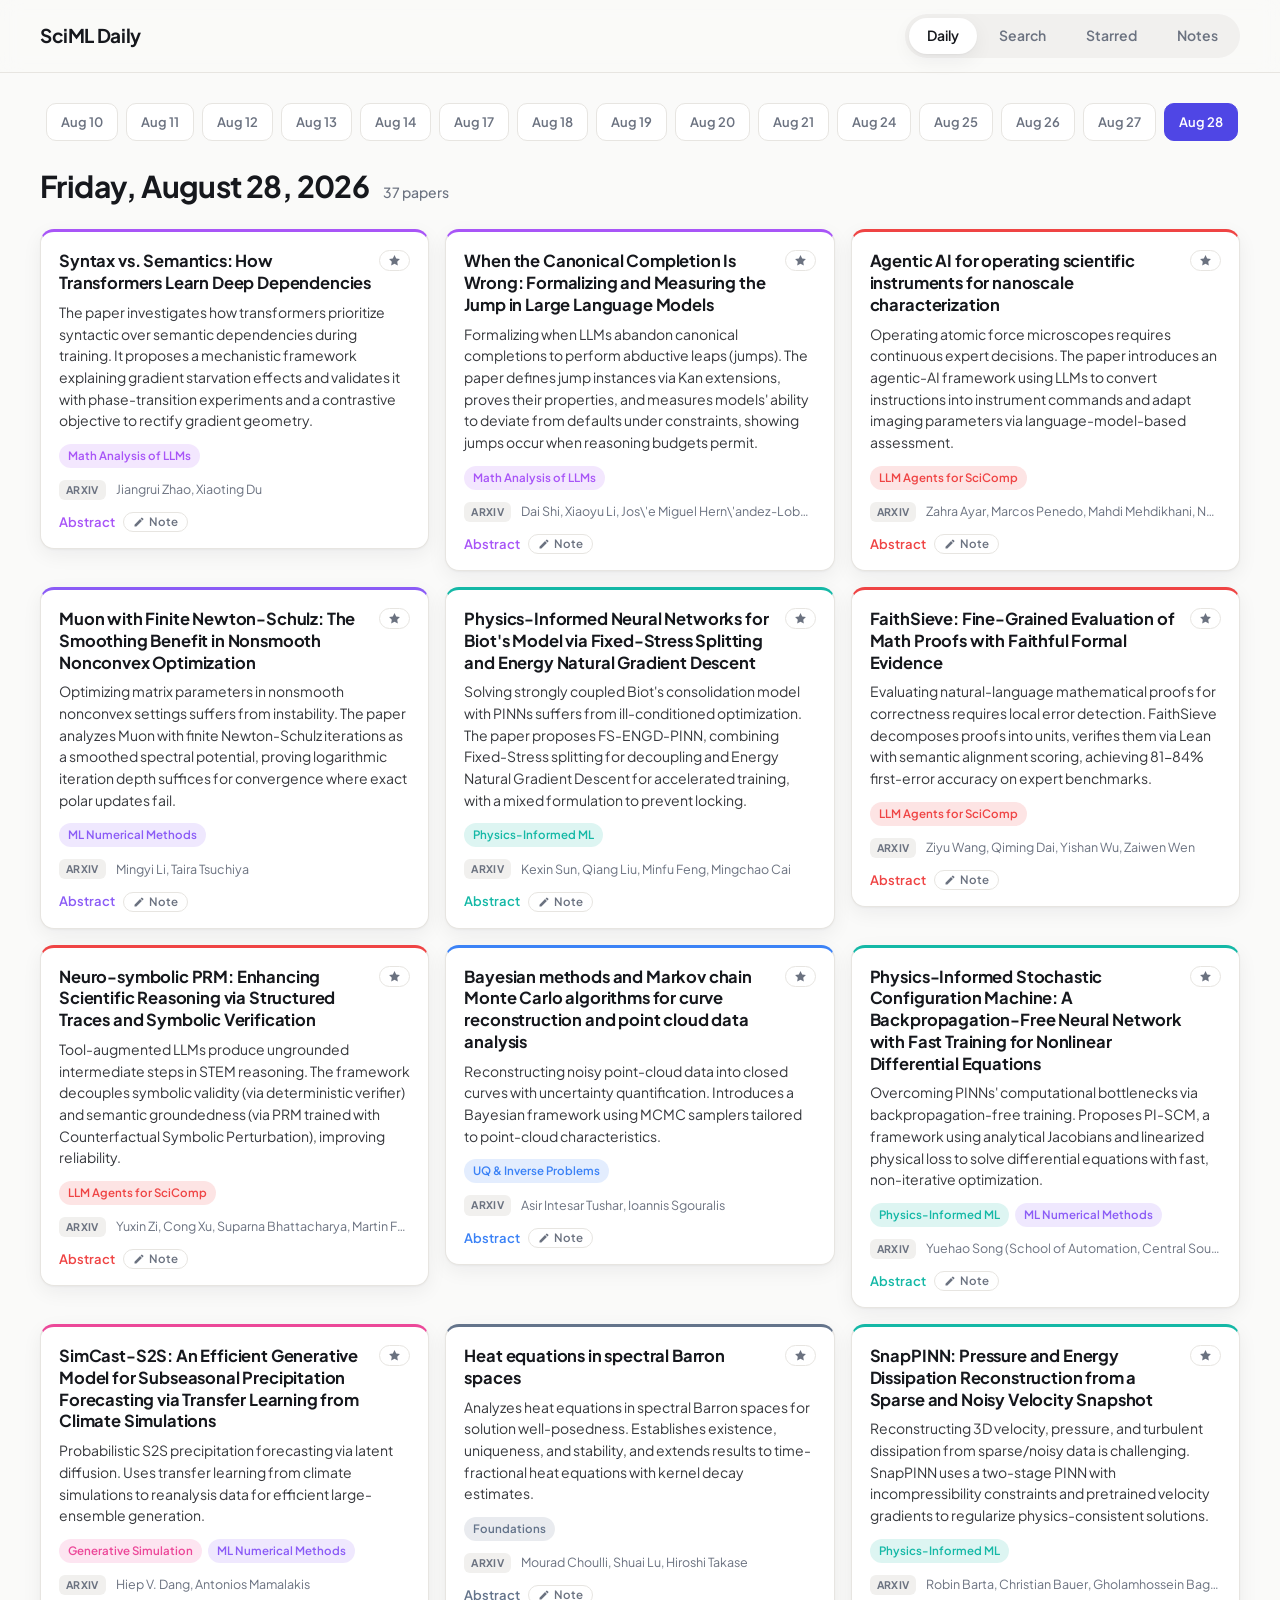
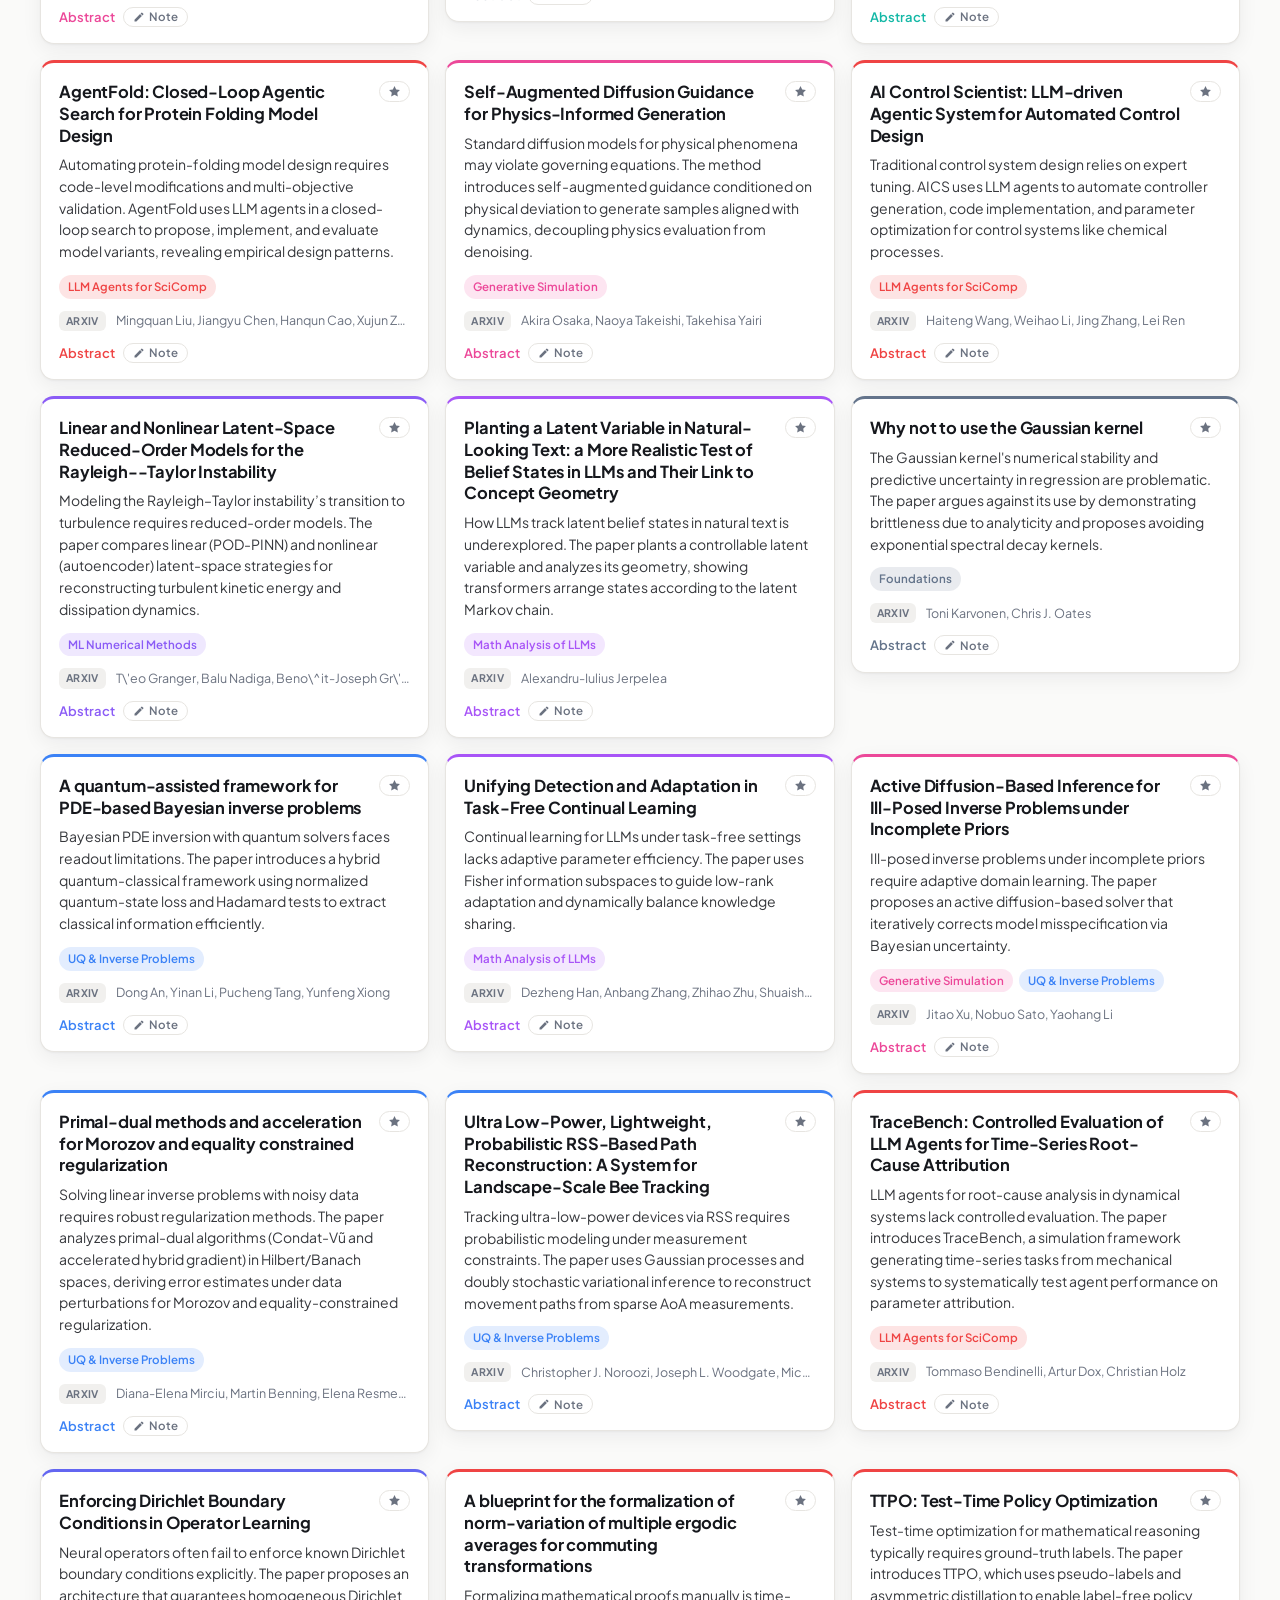
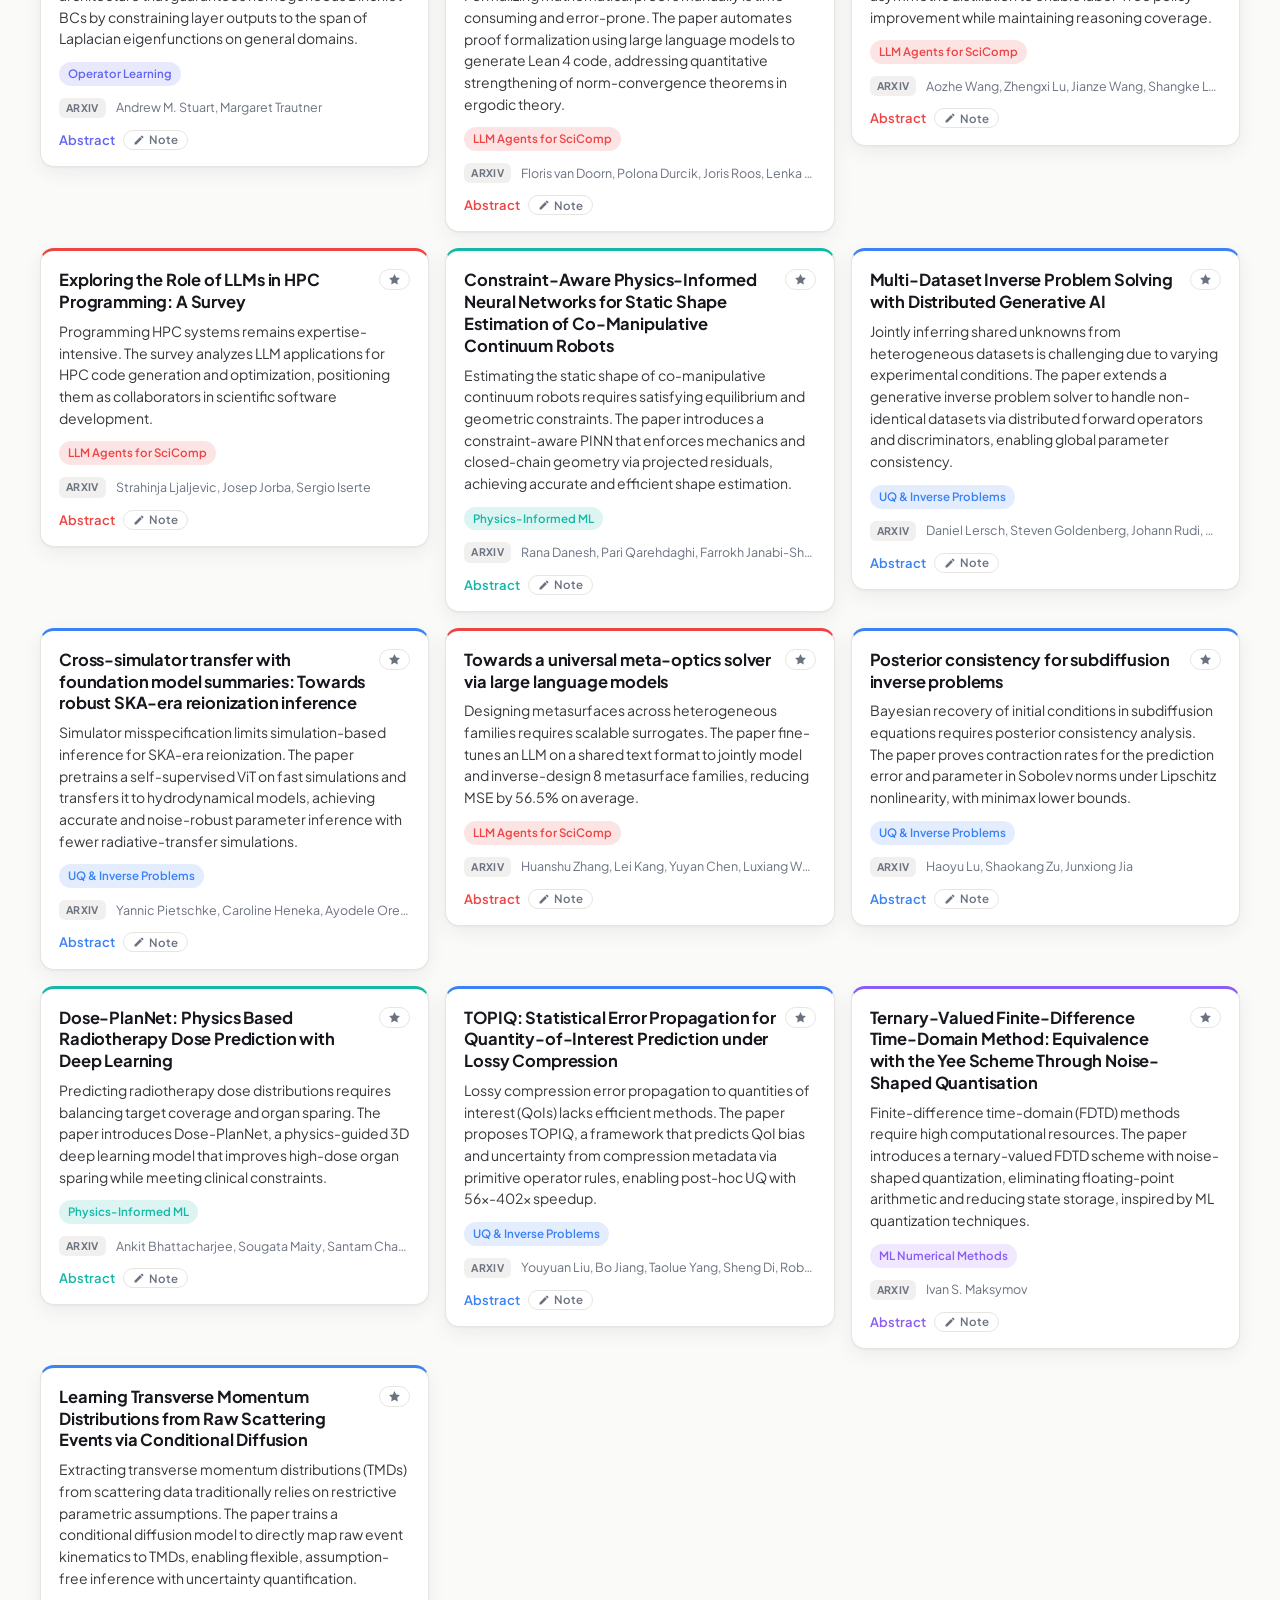
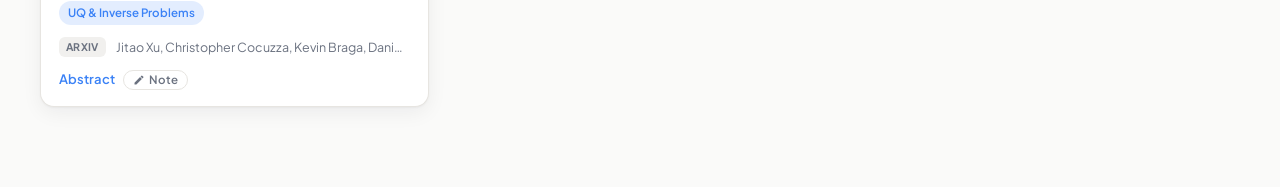
<file: docs/index.html>
<!DOCTYPE html>
<html lang="en">
<head>
<meta charset="utf-8">
<meta name="viewport" content="width=device-width, initial-scale=1">
<title>SciML Daily</title>
<meta name="description" content="New papers in Scientific ML, AI for Scientific Computing &amp; Applied Math — every morning.">
<link rel="preconnect" href="https://fonts.googleapis.com">
<link rel="preconnect" href="https://fonts.gstatic.com" crossorigin>
<link href="https://fonts.googleapis.com/css2?family=Plus+Jakarta+Sans:wght@400;500;600;700&display=swap" rel="stylesheet">
<link rel="stylesheet" href="static/style.css">
</head>
<body>
<header class="topbar">
  <a class="brand" href="#">SciML Daily</a>
  <nav class="tabs">
    <button class="tab active" data-view="daily">Daily</button>
    <button class="tab" data-view="search">Search</button>
    <button class="tab" data-view="starred">Starred</button>
    <button class="tab" data-view="notes">Notes</button>
  </nav>
</header>

<main>
  <section id="daily-view">
    <div class="datestrip" id="datestrip"></div>
    <div class="dayhead">
      <h1 id="day-title"></h1>
      <span class="count" id="day-count"></span>
    </div>
    <div class="grid" id="daily-grid"></div>
    <p class="empty" id="daily-empty" hidden>No papers for this date.</p>
  </section>

  <section id="search-view" hidden>
    <div class="searchbar">
      <input id="search-input" type="search" placeholder="Search titles and authors…" autocomplete="off">
    </div>
    <div class="pills" id="search-pills"></div>
    <p class="count" id="search-count"></p>
    <div class="grid" id="search-grid"></div>
    <p class="empty" id="search-empty" hidden>No papers match.</p>
  </section>

  <section id="starred-view" hidden>
    <div class="dayhead">
      <h1>Starred Papers</h1>
      <span class="count" id="starred-count"></span>
    </div>
    <div id="starred-groups"></div>
    <p class="empty" id="starred-empty" hidden>No starred papers yet. Click the star on any paper to save it here.</p>
  </section>

  <section id="notes-view" hidden>
    <div class="dayhead">
      <h1>Notes</h1>
      <span class="count" id="notes-count"></span>
    </div>
    <div id="notes-groups"></div>
    <p class="empty" id="notes-empty" hidden>No notes yet. Click the pencil icon on any paper to add a note.</p>
  </section>
</main>

<script src="static/app.js"></script>
</body>
</html>
</file>
<file: docs/static/style.css>
:root{
  --bg:#fafaf9; --surface:#ffffff; --ink:#16181d; --muted:#6b7280;
  --line:#e7e5e1; --accent:#4f46e5; --chip:#f1f0ee;
  --radius:14px; --shadow:0 1px 2px rgba(20,20,30,.04),0 6px 20px rgba(20,20,30,.06);
}
@media (prefers-color-scheme:dark){
  :root{--bg:#0d0f13; --surface:#161a20; --ink:#e8eaee; --muted:#98a0ad;
    --line:#242a33; --accent:#8b8cf5; --chip:#1d222b;
    --shadow:0 1px 2px rgba(0,0,0,.3),0 8px 24px rgba(0,0,0,.35);}
}
*{box-sizing:border-box}
html{scroll-behavior:smooth}
body{margin:0;background:var(--bg);color:var(--ink);
  font-family:"Plus Jakarta Sans",Inter,system-ui,-apple-system,"Segoe UI",Roboto,sans-serif;
  line-height:1.55;-webkit-font-smoothing:antialiased}
a{color:inherit;text-decoration:none}

.topbar{position:sticky;top:0;z-index:30;display:flex;align-items:center;gap:24px;
  padding:14px clamp(16px,4vw,40px);background:color-mix(in srgb,var(--bg) 86%,transparent);
  backdrop-filter:saturate(150%) blur(10px);border-bottom:1px solid var(--line)}
.brand{font-weight:700;font-size:19px;letter-spacing:-.02em}
.tabs{display:flex;gap:4px;margin-left:auto;background:var(--chip);padding:4px;border-radius:999px}
.tab{border:0;background:none;color:var(--muted);font:inherit;font-weight:600;font-size:14px;
  padding:7px 18px;border-radius:999px;cursor:pointer;transition:color .15s,background .15s}
.tab:hover{color:var(--ink)}
.tab.active{color:var(--ink);background:var(--surface);box-shadow:var(--shadow)}

main{max-width:1500px;margin:0 auto;padding:24px clamp(16px,4vw,40px) 80px}

.datestrip{display:flex;gap:8px;overflow-x:auto;padding:6px 2px 14px;scrollbar-width:thin}
.datestrip::-webkit-scrollbar{height:6px}
.datestrip::-webkit-scrollbar-thumb{background:var(--line);border-radius:999px}
.date{flex:0 0 auto;border:1px solid var(--line);background:var(--surface);color:var(--muted);
  padding:8px 14px;border-radius:10px;font:inherit;font-size:13px;font-weight:600;cursor:pointer;
  white-space:nowrap;transition:color .15s,border-color .15s,background .15s}
.date:hover{color:var(--ink);border-color:var(--accent)}
.date.active{color:#fff;background:var(--accent);border-color:var(--accent)}

.dayhead{display:flex;align-items:baseline;gap:14px;margin:8px 0 20px;flex-wrap:wrap}
.dayhead h1{font-size:clamp(22px,3vw,30px);font-weight:700;letter-spacing:-.02em;margin:0}
.count{color:var(--muted);font-size:14px;font-weight:500}

/* ── grid ── */
.grid{display:grid;grid-template-columns:repeat(auto-fill,minmax(330px,1fr));gap:16px;align-items:start}

/* ── card ── */
.card{display:flex;flex-direction:column;background:var(--surface);
  border:1px solid var(--line);border-top:3px solid var(--accent);
  border-radius:var(--radius);padding:18px 18px 16px;box-shadow:var(--shadow);
  transition:transform .15s,box-shadow .15s}
.card:hover{transform:translateY(-2px);box-shadow:0 2px 4px rgba(20,20,30,.05),0 12px 30px rgba(20,20,30,.1)}
.card-top{display:flex;align-items:flex-start;gap:8px;margin-bottom:8px}
.card-top h2{flex:1;font-size:16.5px;font-weight:700;line-height:1.32;letter-spacing:-.01em;margin:0}
.card-top h2 a:hover{color:var(--accent)}
.summary{margin:0 0 12px;font-size:14px;color:var(--ink);opacity:.86}
.tags{display:flex;flex-wrap:wrap;gap:6px;margin-bottom:12px}
.tag{font-size:11.5px;font-weight:600;padding:3px 9px;border-radius:999px;
  color:var(--c);background:color-mix(in srgb,var(--c) 14%,transparent)}
.meta{display:flex;align-items:center;gap:10px;font-size:12.5px;color:var(--muted);
  flex-wrap:wrap;margin-top:auto}
.src{font-weight:700;letter-spacing:.03em;font-size:10.5px;text-transform:uppercase;
  padding:2px 7px;border-radius:6px;background:var(--chip);color:var(--muted)}
.card-date{font-weight:600}
.authors{flex:1;min-width:0;overflow:hidden;text-overflow:ellipsis;white-space:nowrap}

/* ── card actions row (abstract + notes) ── */
.card-actions{display:flex;align-items:center;gap:8px;margin-top:12px}
.abstract-toggle{border:0;background:none;color:var(--accent);
  font:inherit;font-size:13px;font-weight:600;cursor:pointer;padding:0}
.abstract{margin:10px 0 0;padding-top:10px;border-top:1px solid var(--line);
  color:var(--muted);font-size:13.5px;line-height:1.6}

/* ── star button ── */
.star-btn{flex:0 0 auto;display:inline-flex;align-items:center;gap:4px;
  border:1px solid var(--line);background:var(--surface);color:var(--muted);
  font:inherit;font-size:12px;font-weight:700;line-height:1;
  padding:3px 8px;border-radius:999px;cursor:pointer;
  transition:color .15s,background .15s,border-color .15s}
.star-btn:hover{color:#f59e0b;border-color:#f59e0b}
.star-btn.starred{color:#fff;background:#f59e0b;border-color:#f59e0b}

/* ── notes button ── */
.notes-btn{display:inline-flex;align-items:center;gap:4px;
  border:1px solid var(--line);background:var(--surface);color:var(--muted);
  font:inherit;font-size:12px;font-weight:600;line-height:1;
  padding:3px 9px;border-radius:999px;cursor:pointer;
  transition:color .15s,background .15s,border-color .15s}
.notes-btn:hover{color:var(--accent);border-color:color-mix(in srgb,var(--accent) 50%,var(--line))}
.notes-btn.has-note{color:var(--accent);
  border-color:color-mix(in srgb,var(--accent) 45%,var(--line));
  background:color-mix(in srgb,var(--accent) 8%,var(--surface))}
.notes-btn span{font-size:11.5px}

/* ── notes panel (inline on card) ── */
.notes-panel{margin-top:12px;padding-top:12px;border-top:1px solid var(--line)}
.notes-input{width:100%;padding:8px 10px;border:1px solid var(--line);border-radius:8px;
  background:var(--bg);color:var(--ink);font:inherit;font-size:13px;
  line-height:1.55;resize:vertical;outline:none;
  transition:border-color .15s,box-shadow .15s}
.notes-input:focus{border-color:color-mix(in srgb,var(--accent) 50%,var(--line));
  box-shadow:0 0 0 3px color-mix(in srgb,var(--accent) 12%,transparent)}
.notes-actions{display:flex;gap:8px;justify-content:flex-end;margin-top:8px}
.notes-save{border:0;background:var(--accent);color:#fff;
  font:inherit;font-size:12px;font-weight:600;
  padding:5px 16px;border-radius:999px;cursor:pointer;transition:opacity .15s}
.notes-save:hover{opacity:.85}
.notes-discard{border:1px solid var(--line);background:none;color:var(--muted);
  font:inherit;font-size:12px;font-weight:600;
  padding:5px 14px;border-radius:999px;cursor:pointer;
  transition:color .15s,border-color .15s}
.notes-discard:hover{color:var(--ink);border-color:var(--muted)}

/* ── search ── */
.searchbar{margin:6px 0 14px}
#search-input{width:100%;padding:13px 16px;border:1px solid var(--line);border-radius:12px;
  background:var(--surface);color:var(--ink);font:inherit;font-size:15px;outline:none;
  transition:border-color .15s,box-shadow .15s}
#search-input:focus{border-color:var(--accent);
  box-shadow:0 0 0 3px color-mix(in srgb,var(--accent) 22%,transparent)}
.pills{display:flex;flex-wrap:wrap;gap:8px;margin-bottom:16px}
.pill{border:1px solid var(--line);background:var(--surface);color:var(--muted);
  padding:7px 13px;border-radius:999px;font:inherit;font-size:13px;font-weight:600;cursor:pointer;
  transition:color .15s,background .15s,border-color .15s}
.pill:hover{color:var(--ink);border-color:color-mix(in srgb,var(--c,var(--accent)) 50%,var(--line))}
.pill.active{color:#fff;background:var(--c,var(--accent));border-color:var(--c,var(--accent))}

/* ── shared section groups (Starred + Notes tabs) ── */
.section-group{margin-bottom:44px}
.section-group-header{display:flex;align-items:center;gap:10px;margin:0 0 16px;
  padding-bottom:12px;border-bottom:2px solid var(--line)}
.section-group-dot{width:11px;height:11px;border-radius:50%;flex:0 0 auto}
.section-group-title{font-size:clamp(18px,2.5vw,22px);font-weight:700;letter-spacing:-.02em;margin:0}

/* ── notes tab ── */
.notes-list{display:flex;flex-direction:column;gap:10px}
.note-entry{background:var(--surface);border:1px solid var(--line);
  border-radius:var(--radius);padding:16px 18px}
.note-entry-header{display:flex;align-items:flex-start;gap:12px;margin-bottom:4px}
.note-entry-title{flex:1;font-size:15px;font-weight:700;line-height:1.4;letter-spacing:-.01em}
.note-entry-title:hover{color:var(--accent)}
.note-entry-date{flex:0 0 auto;font-size:12px;font-weight:600;color:var(--muted);padding-top:2px}
.note-text{margin:10px 0 0;font-size:13.5px;line-height:1.65;color:var(--ink);white-space:pre-wrap}
.note-entry-edit{margin-top:10px}
.note-edit-btn{margin-top:10px;border:0;background:none;color:var(--accent);
  font:inherit;font-size:12.5px;font-weight:600;cursor:pointer;padding:0;
  opacity:.75;transition:opacity .15s}
.note-edit-btn:hover{opacity:1}

.empty{color:var(--muted);text-align:center;padding:60px 0;font-size:15px}

@media (max-width:520px){
  .grid{grid-template-columns:1fr}
  .topbar{gap:12px}
  .tab{padding:7px 13px}
}
</file>
